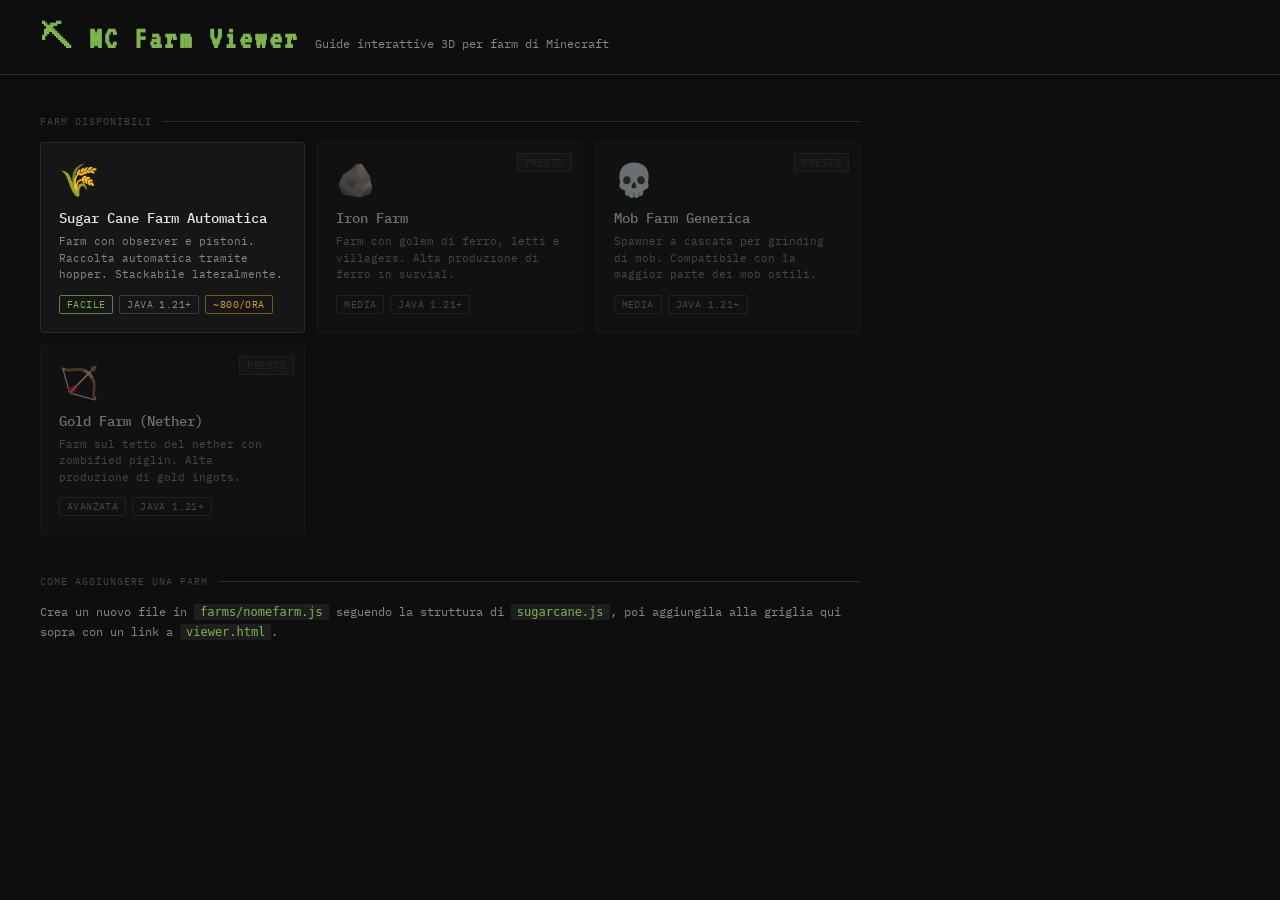
<file: index.html>
<!DOCTYPE html>
<html lang="it">
<head>
<meta charset="UTF-8">
<meta name="viewport" content="width=device-width, initial-scale=1.0">
<title>MC Farm Viewer — Index</title>
<style>
  @import url('https://fonts.googleapis.com/css2?family=VT323&family=IBM+Plex+Mono:wght@400;500&display=swap');

  *, *::before, *::after { box-sizing: border-box; margin: 0; padding: 0; }

  :root {
    --bg: #0e0e0e;
    --surface: #161616;
    --surface2: #1e1e1e;
    --border: #2a2a2a;
    --border2: #3a3a3a;
    --text: #e8e8e0;
    --text2: #888880;
    --text3: #444440;
    --accent: #7ab648;
    --accent2: #5a8832;
    --gold: #d4a017;
  }

  html, body {
    min-height: 100vh;
    background: var(--bg);
    color: var(--text);
    font-family: 'IBM Plex Mono', monospace;
  }

  header {
    border-bottom: 1px solid var(--border);
    padding: 20px 40px;
    display: flex;
    align-items: baseline;
    gap: 16px;
  }
  header h1 {
    font-family: 'VT323', monospace;
    font-size: 32px;
    color: var(--accent);
    letter-spacing: 2px;
  }
  header p {
    font-size: 12px;
    color: var(--text2);
  }

  main {
    padding: 40px;
    max-width: 900px;
  }

  .section-label {
    font-size: 10px;
    text-transform: uppercase;
    letter-spacing: 0.1em;
    color: var(--text3);
    margin-bottom: 14px;
    display: flex;
    align-items: center;
    gap: 10px;
  }
  .section-label::after {
    content: '';
    flex: 1;
    height: 1px;
    background: var(--border);
  }

  .farm-grid {
    display: grid;
    grid-template-columns: repeat(auto-fill, minmax(260px, 1fr));
    gap: 12px;
    margin-bottom: 40px;
  }

  .farm-card {
    background: var(--surface);
    border: 1px solid var(--border);
    border-radius: 3px;
    padding: 18px;
    cursor: pointer;
    text-decoration: none;
    color: inherit;
    display: block;
    transition: border-color 0.15s, background 0.15s;
    position: relative;
    overflow: hidden;
  }
  .farm-card::before {
    content: '';
    position: absolute;
    left: 0; top: 0; bottom: 0;
    width: 3px;
    background: var(--accent);
    transform: scaleY(0);
    transform-origin: bottom;
    transition: transform 0.2s;
  }
  .farm-card:hover { border-color: var(--border2); background: var(--surface2); }
  .farm-card:hover::before { transform: scaleY(1); }

  .farm-card .icon {
    font-size: 32px;
    margin-bottom: 10px;
    display: block;
    font-family: 'VT323', monospace;
  }
  .farm-card h2 {
    font-size: 14px;
    font-weight: 500;
    margin-bottom: 6px;
  }
  .farm-card p {
    font-size: 11px;
    color: var(--text2);
    line-height: 1.5;
    margin-bottom: 12px;
  }
  .farm-card .tags {
    display: flex;
    gap: 6px;
    flex-wrap: wrap;
  }
  .tag {
    font-size: 10px;
    padding: 2px 7px;
    border: 1px solid var(--border2);
    border-radius: 2px;
    color: var(--text2);
    text-transform: uppercase;
    letter-spacing: 0.04em;
  }
  .tag.green { border-color: var(--accent2); color: var(--accent); }
  .tag.gold  { border-color: #7a5a0a; color: var(--gold); }

  .farm-card.wip {
    opacity: 0.45;
    cursor: default;
    pointer-events: none;
  }
  .wip-badge {
    position: absolute;
    top: 10px; right: 10px;
    font-size: 10px;
    padding: 2px 7px;
    background: var(--surface2);
    border: 1px solid var(--border2);
    color: var(--text3);
    border-radius: 2px;
    text-transform: uppercase;
    letter-spacing: 0.05em;
  }
</style>
</head>
<body>

<header>
  <h1>⛏ MC Farm Viewer</h1>
  <p>Guide interattive 3D per farm di Minecraft</p>
</header>

<main>
  <div class="section-label">Farm disponibili</div>

  <div class="farm-grid">

    <a class="farm-card" href="viewer.html">
      <span class="icon">🌾</span>
      <h2>Sugar Cane Farm Automatica</h2>
      <p>Farm con observer e pistoni. Raccolta automatica tramite hopper. Stackabile lateralmente.</p>
      <div class="tags">
        <span class="tag green">Facile</span>
        <span class="tag">Java 1.21+</span>
        <span class="tag gold">~800/ora</span>
      </div>
    </a>

    <div class="farm-card wip">
      <span class="wip-badge">Presto</span>
      <span class="icon">🪨</span>
      <h2>Iron Farm</h2>
      <p>Farm con golem di ferro, letti e villagers. Alta produzione di ferro in survial.</p>
      <div class="tags">
        <span class="tag">Media</span>
        <span class="tag">Java 1.21+</span>
      </div>
    </div>

    <div class="farm-card wip">
      <span class="wip-badge">Presto</span>
      <span class="icon">💀</span>
      <h2>Mob Farm Generica</h2>
      <p>Spawner a cascata per grinding di mob. Compatibile con la maggior parte dei mob ostili.</p>
      <div class="tags">
        <span class="tag">Media</span>
        <span class="tag">Java 1.21+</span>
      </div>
    </div>

    <div class="farm-card wip">
      <span class="wip-badge">Presto</span>
      <span class="icon">🏹</span>
      <h2>Gold Farm (Nether)</h2>
      <p>Farm sul tetto del nether con zombified piglin. Alta produzione di gold ingots.</p>
      <div class="tags">
        <span class="tag">Avanzata</span>
        <span class="tag">Java 1.21+</span>
      </div>
    </div>

  </div>

  <div class="section-label" style="margin-top:10px;">Come aggiungere una farm</div>
  <p style="font-size:12px; color:var(--text2); line-height:1.7;">
    Crea un nuovo file in <code style="background:var(--surface2);padding:1px 6px;border-radius:2px;color:var(--accent)">farms/nomefarm.js</code>
    seguendo la struttura di <code style="background:var(--surface2);padding:1px 6px;border-radius:2px;color:var(--accent)">sugarcane.js</code>,
    poi aggiungila alla griglia qui sopra con un link a <code style="background:var(--surface2);padding:1px 6px;border-radius:2px;color:var(--accent)">viewer.html</code>.
  </p>
</main>

</body>
</html>
</file>
